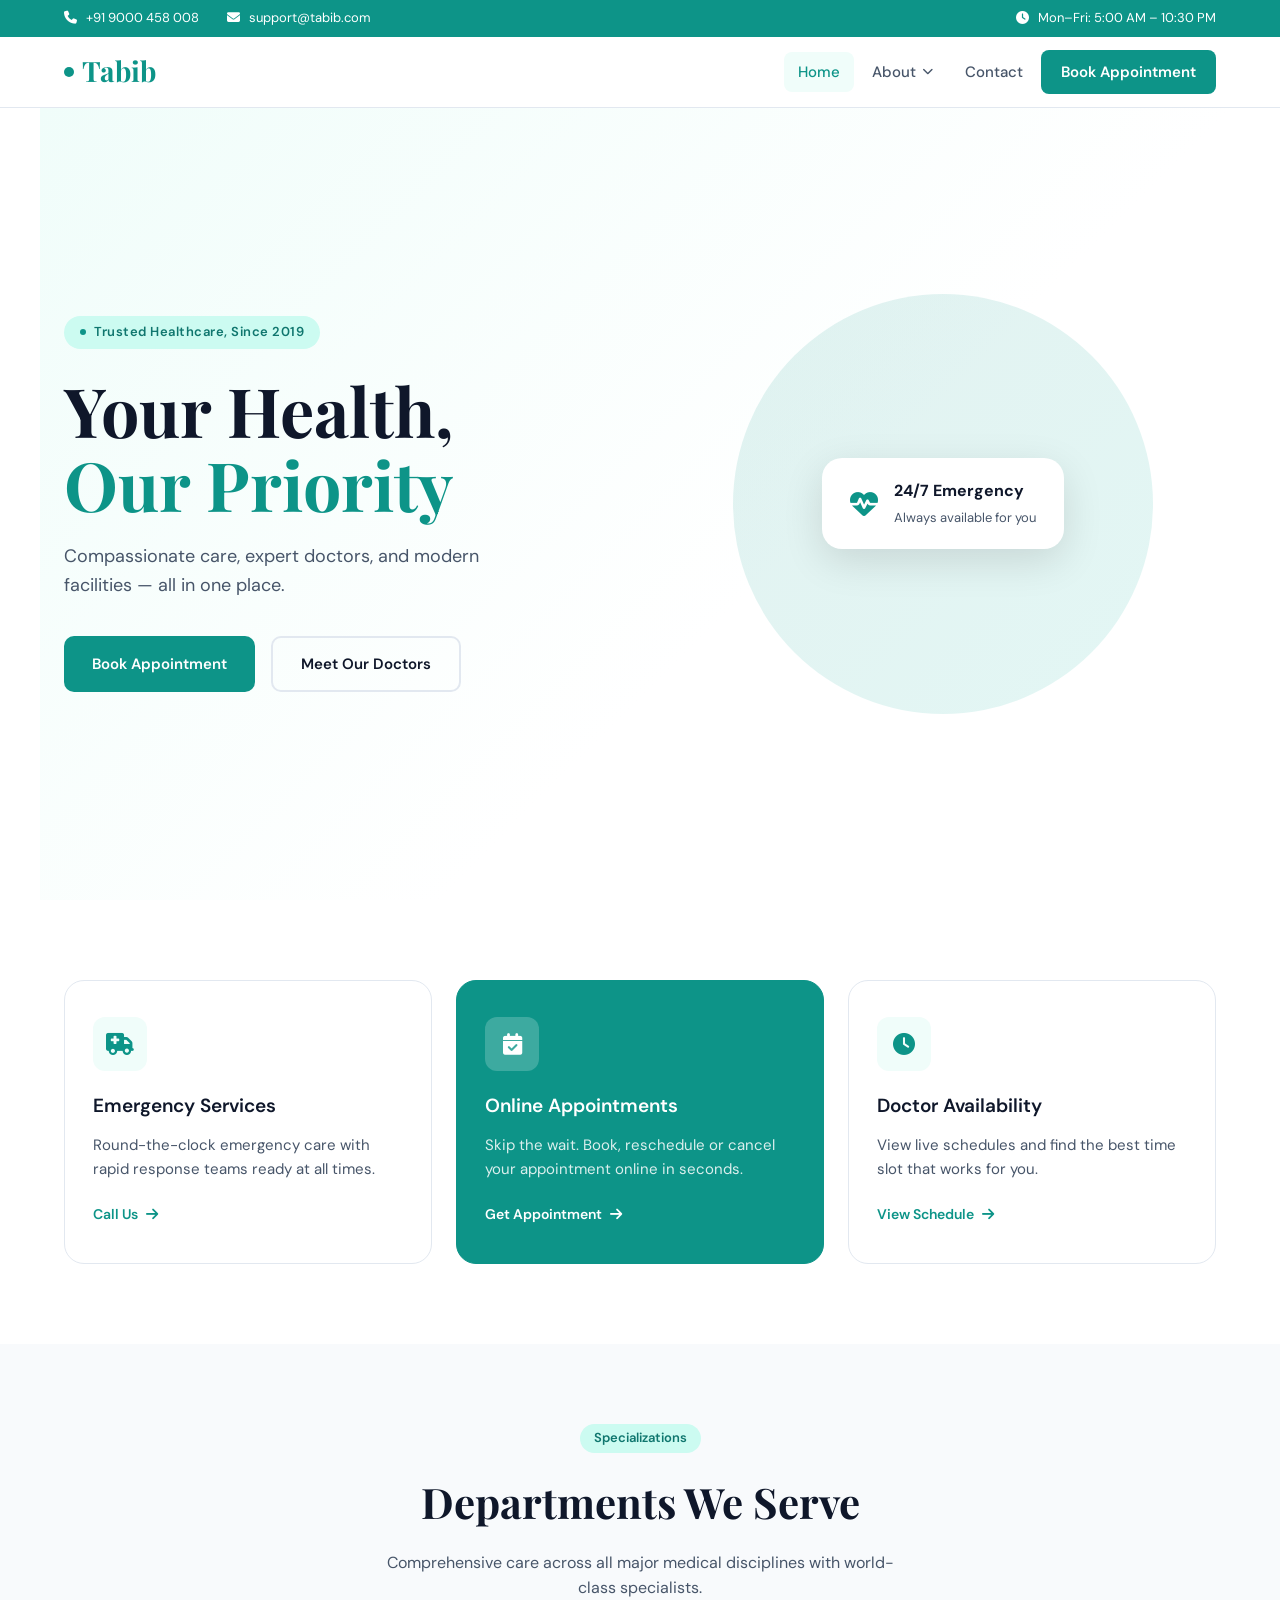
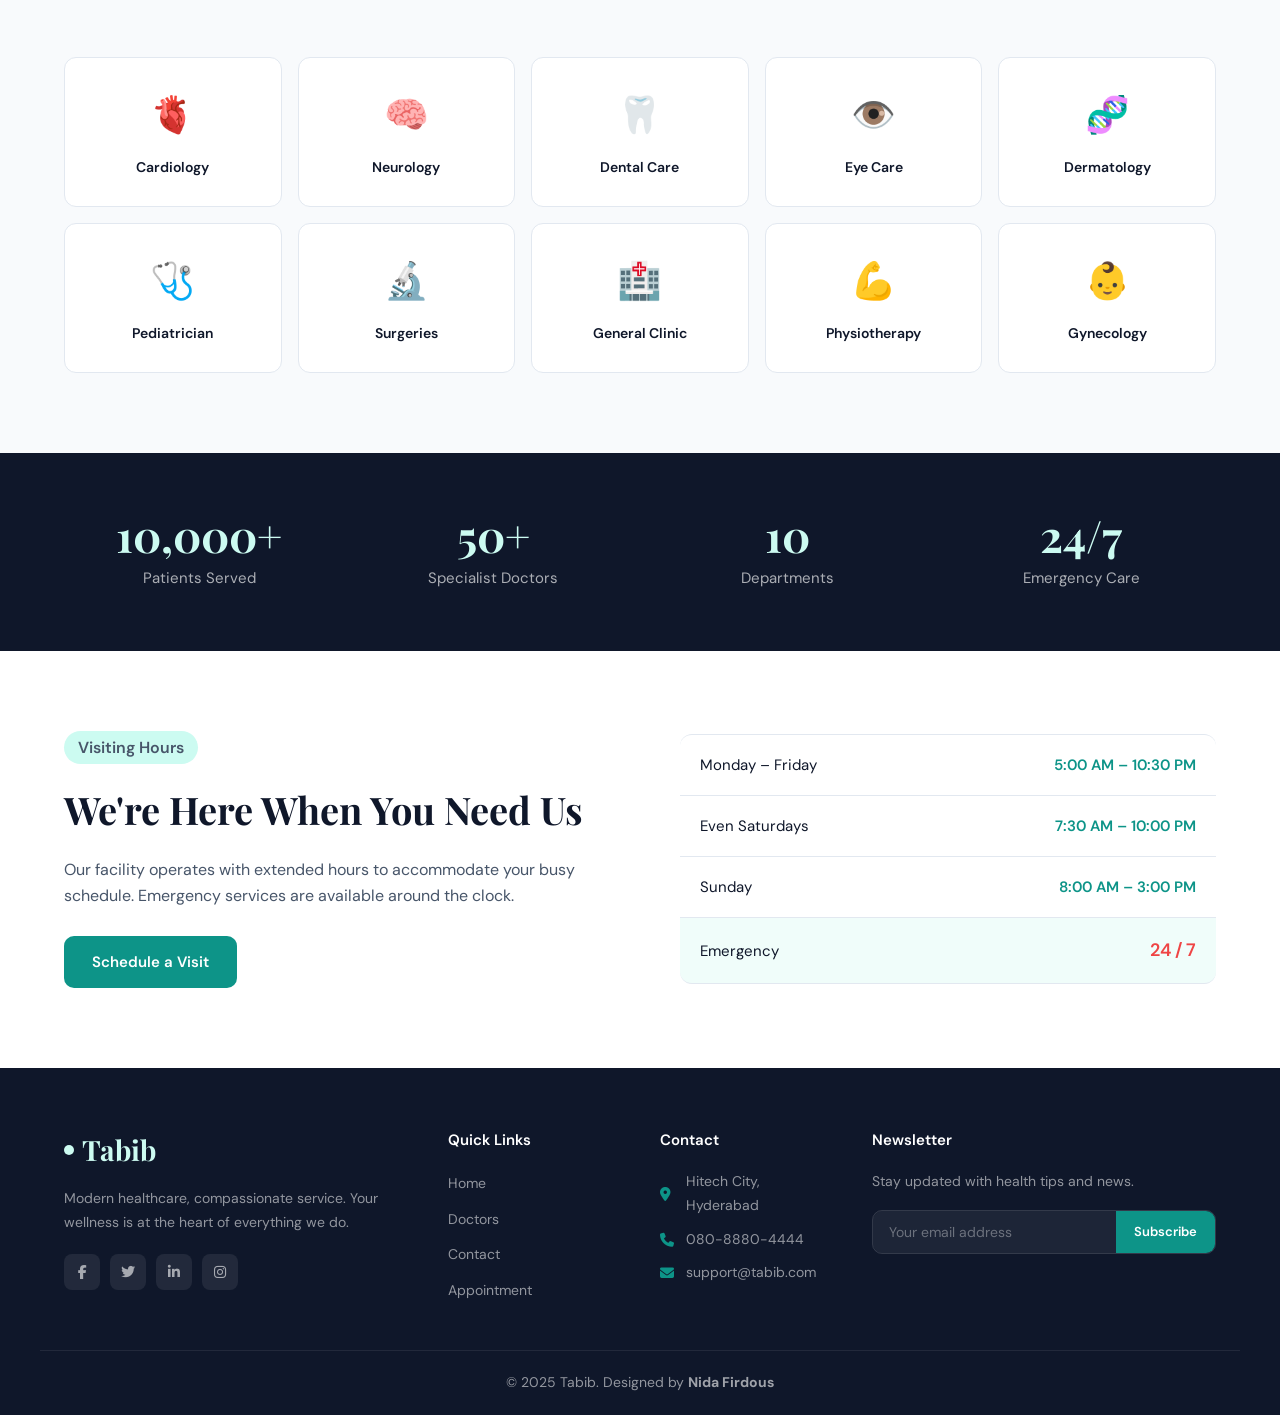
<file: index.html>
<!DOCTYPE html>
<html lang="en">
<head>
  <meta charset="UTF-8">
  <meta name="viewport" content="width=device-width, initial-scale=1.0">
  <title>Tabib — Modern Healthcare</title>
  <link rel="preconnect" href="https://fonts.googleapis.com">
  <link href="https://fonts.googleapis.com/css2?family=Playfair+Display:wght@400;700&family=DM+Sans:wght@300;400;500;600&display=swap" rel="stylesheet">
  <link rel="stylesheet" href="https://cdnjs.cloudflare.com/ajax/libs/font-awesome/6.5.0/css/all.min.css">
  <link rel="stylesheet" href="style.css">
</head>
<body>

  <!-- Top Bar -->
  <div class="topbar">
    <div class="topbar-inner">
      <span><i class="fa fa-phone"></i> +91 9000 458 008</span>
      <span><i class="fa fa-envelope"></i> support@tabib.com</span>
      <span class="topbar-right"><i class="fa fa-clock"></i> Mon–Fri: 5:00 AM – 10:30 PM</span>
    </div>
  </div>

  <!-- Navbar -->
  <nav class="navbar" id="navbar">
    <div class="nav-container">
      <a href="index.html" class="nav-brand">
        <span class="brand-dot"></span>Tabib
      </a>
      <button class="nav-toggle" id="navToggle" aria-label="Toggle menu">
        <span></span><span></span><span></span>
      </button>
      <ul class="nav-menu" id="navMenu">
        <li><a href="index.html" class="active">Home</a></li>
        <li class="dropdown">
          <a href="#">About <i class="fa fa-chevron-down"></i></a>
          <ul class="dropdown-menu">
            <li><a href="doctors.html">Our Doctors</a></li>
          </ul>
        </li>
        <li><a href="contact.html">Contact</a></li>
        <li><a href="appointment.html" class="btn-nav">Book Appointment</a></li>
      </ul>
    </div>
  </nav>

  <!-- Hero -->
  <section class="hero">
    <div class="hero-content">
      <p class="hero-tag">Trusted Healthcare, Since 2019</p>
      <h1 class="hero-title">Your Health,<br><span>Our Priority</span></h1>
      <p class="hero-sub">Compassionate care, expert doctors, and modern facilities — all in one place.</p>
      <div class="hero-cta">
        <a href="appointment.html" class="btn-primary">Book Appointment</a>
        <a href="doctors.html" class="btn-ghost">Meet Our Doctors</a>
      </div>
    </div>
    <div class="hero-visual">
      <div class="hero-card floating">
        <i class="fa fa-heart-pulse"></i>
        <div>
          <strong>24/7 Emergency</strong>
          <span>Always available for you</span>
        </div>
      </div>
      <div class="hero-bg-circle"></div>
    </div>
  </section>

  <!-- Quick Info Cards -->
  <section class="quick-info">
    <div class="container grid-3">
      <div class="info-card">
        <div class="info-icon"><i class="fa fa-truck-medical"></i></div>
        <h3>Emergency Services</h3>
        <p>Round-the-clock emergency care with rapid response teams ready at all times.</p>
        <a href="contact.html" class="link-arrow">Call Us <i class="fa fa-arrow-right"></i></a>
      </div>
      <div class="info-card featured">
        <div class="info-icon"><i class="fa fa-calendar-check"></i></div>
        <h3>Online Appointments</h3>
        <p>Skip the wait. Book, reschedule or cancel your appointment online in seconds.</p>
        <a href="appointment.html" class="link-arrow">Get Appointment <i class="fa fa-arrow-right"></i></a>
      </div>
      <div class="info-card">
        <div class="info-icon"><i class="fa fa-clock"></i></div>
        <h3>Doctor Availability</h3>
        <p>View live schedules and find the best time slot that works for you.</p>
        <a href="doctors.html" class="link-arrow">View Schedule <i class="fa fa-arrow-right"></i></a>
      </div>
    </div>
  </section>

  <!-- Departments -->
  <section class="departments">
    <div class="container">
      <div class="section-header">
        <p class="section-tag">Specializations</p>
        <h2>Departments We Serve</h2>
        <p class="section-sub">Comprehensive care across all major medical disciplines with world-class specialists.</p>
      </div>
      <div class="dept-grid">
        <div class="dept-card"><div class="dept-icon">🫀</div><h4>Cardiology</h4></div>
        <div class="dept-card"><div class="dept-icon">🧠</div><h4>Neurology</h4></div>
        <div class="dept-card"><div class="dept-icon">🦷</div><h4>Dental Care</h4></div>
        <div class="dept-card"><div class="dept-icon">👁️</div><h4>Eye Care</h4></div>
        <div class="dept-card"><div class="dept-icon">🧬</div><h4>Dermatology</h4></div>
        <div class="dept-card"><div class="dept-icon">🩺</div><h4>Pediatrician</h4></div>
        <div class="dept-card"><div class="dept-icon">🔬</div><h4>Surgeries</h4></div>
        <div class="dept-card"><div class="dept-icon">🏥</div><h4>General Clinic</h4></div>
        <div class="dept-card"><div class="dept-icon">💪</div><h4>Physiotherapy</h4></div>
        <div class="dept-card"><div class="dept-icon">👶</div><h4>Gynecology</h4></div>
      </div>
    </div>
  </section>

  <!-- Stats Strip -->
  <section class="stats">
    <div class="container grid-4">
      <div class="stat-item"><strong>10,000+</strong><span>Patients Served</span></div>
      <div class="stat-item"><strong>50+</strong><span>Specialist Doctors</span></div>
      <div class="stat-item"><strong>10</strong><span>Departments</span></div>
      <div class="stat-item"><strong>24/7</strong><span>Emergency Care</span></div>
    </div>
  </section>

  <!-- Hours Section -->
  <section class="hours-section">
    <div class="container hours-grid">
      <div class="hours-text">
        <p class="section-tag">Visiting Hours</p>
        <h2>We're Here When You Need Us</h2>
        <p>Our facility operates with extended hours to accommodate your busy schedule. Emergency services are available around the clock.</p>
        <a href="appointment.html" class="btn-primary">Schedule a Visit</a>
      </div>
      <div class="hours-table">
        <div class="hours-row">
          <span>Monday – Friday</span>
          <span class="hours-time">5:00 AM – 10:30 PM</span>
        </div>
        <div class="hours-row">
          <span>Even Saturdays</span>
          <span class="hours-time">7:30 AM – 10:00 PM</span>
        </div>
        <div class="hours-row">
          <span>Sunday</span>
          <span class="hours-time">8:00 AM – 3:00 PM</span>
        </div>
        <div class="hours-row emergency">
          <span>Emergency</span>
          <span class="hours-time">24 / 7</span>
        </div>
      </div>
    </div>
  </section>

  <!-- Footer -->
  <footer class="footer">
    <div class="container footer-grid">
      <div class="footer-brand">
        <a href="index.html" class="nav-brand"><span class="brand-dot"></span>Tabib</a>
        <p>Modern healthcare, compassionate service. Your wellness is at the heart of everything we do.</p>
        <div class="social-icons">
          <a href="#"><i class="fab fa-facebook-f"></i></a>
          <a href="#"><i class="fab fa-twitter"></i></a>
          <a href="#"><i class="fab fa-linkedin-in"></i></a>
          <a href="#"><i class="fab fa-instagram"></i></a>
        </div>
      </div>
      <div class="footer-links">
        <h5>Quick Links</h5>
        <ul>
          <li><a href="index.html">Home</a></li>
          <li><a href="doctors.html">Doctors</a></li>
          <li><a href="contact.html">Contact</a></li>
          <li><a href="appointment.html">Appointment</a></li>
        </ul>
      </div>
      <div class="footer-contact">
        <h5>Contact</h5>
        <p><i class="fa fa-location-dot"></i> Hitech City, Hyderabad</p>
        <p><i class="fa fa-phone"></i> 080-8880-4444</p>
        <p><i class="fa fa-envelope"></i> support@tabib.com</p>
      </div>
      <div class="footer-newsletter">
        <h5>Newsletter</h5>
        <p>Stay updated with health tips and news.</p>
        <div class="newsletter-form">
          <input type="email" placeholder="Your email address">
          <button>Subscribe</button>
        </div>
      </div>
    </div>
    <div class="footer-bottom">
      <p>&copy; 2025 Tabib. Designed by <strong>Nida Firdous</strong></p>
    </div>
  </footer>

  <script src="main.js"></script>
</body>
</html>
</file>
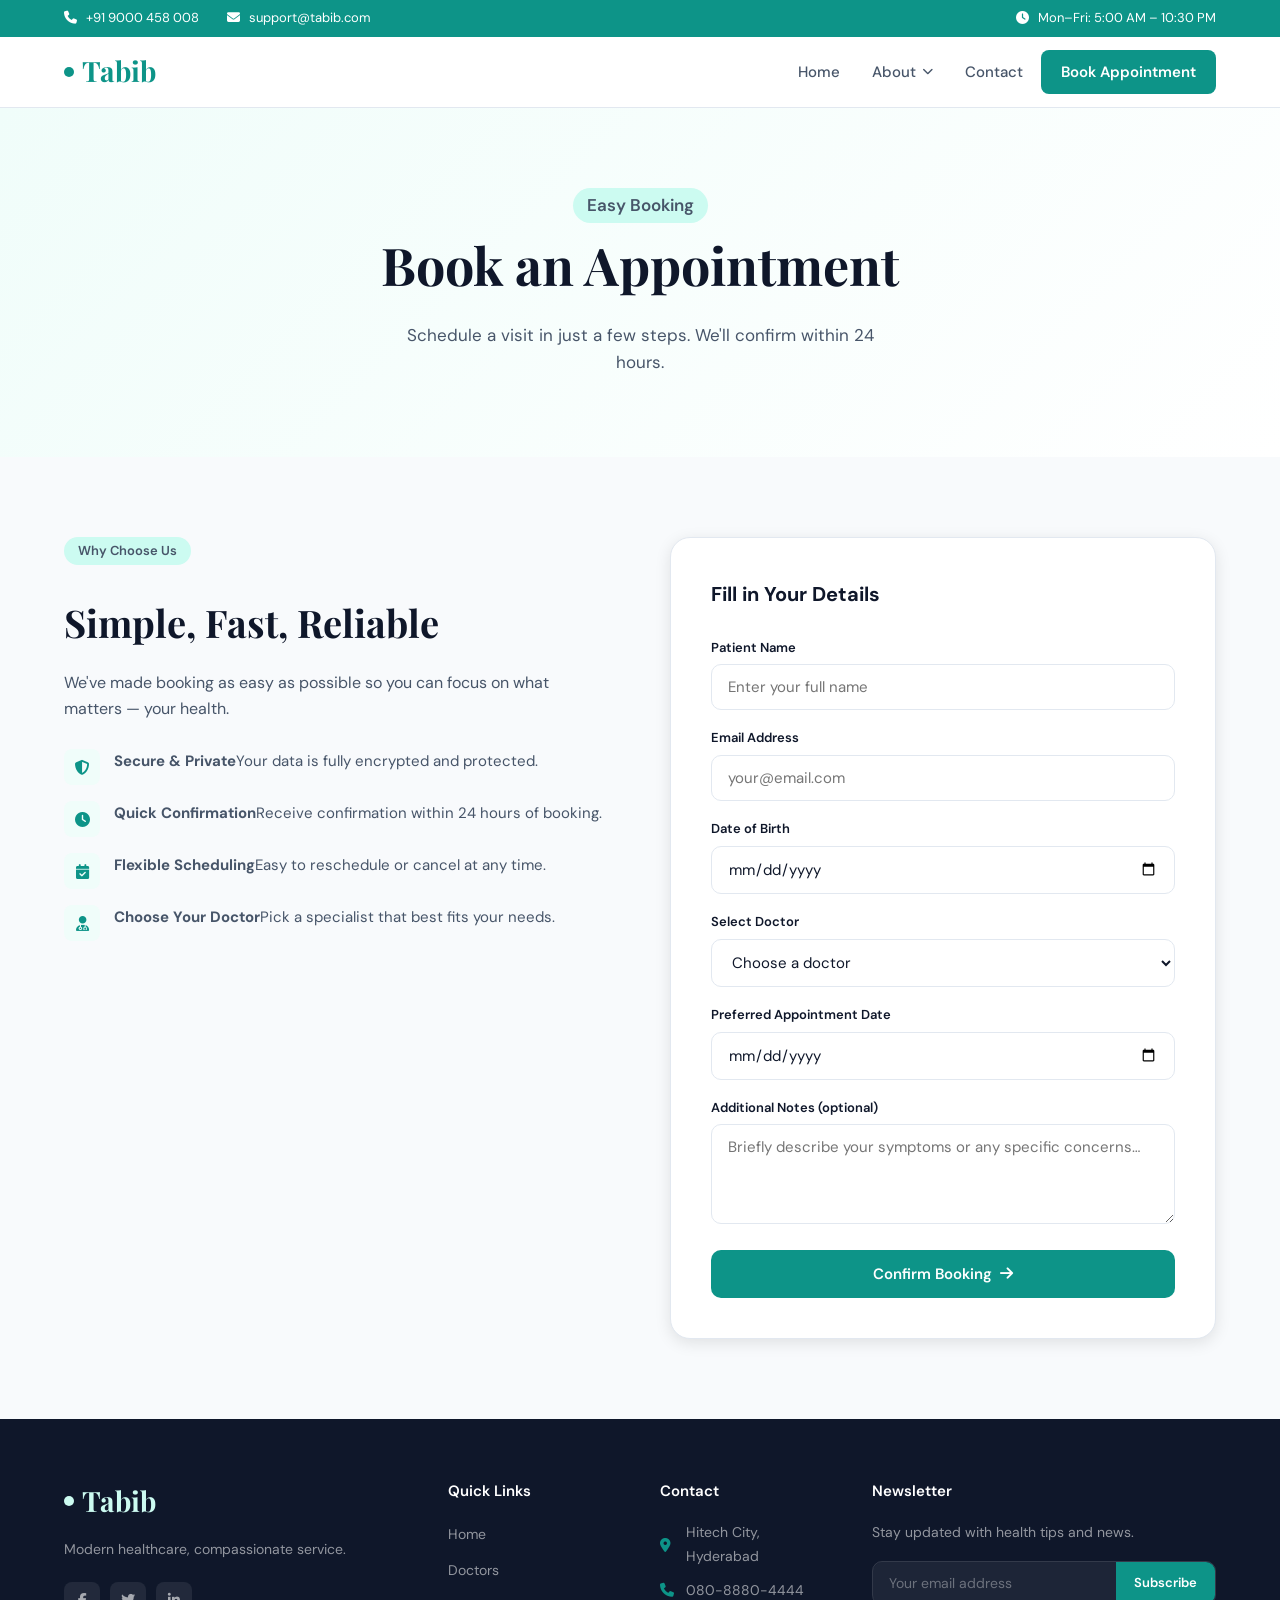
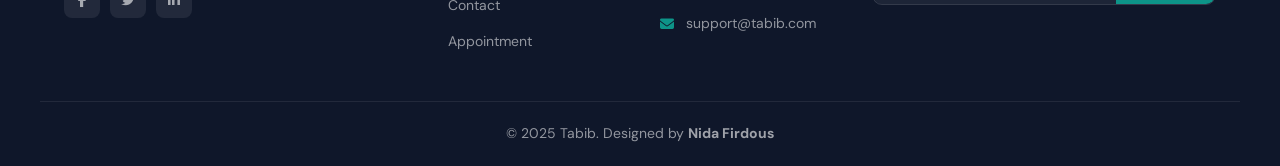
<file: appointment.html>
<!DOCTYPE html>
<html lang="en">
<head>
  <meta charset="UTF-8">
  <meta name="viewport" content="width=device-width, initial-scale=1.0">
  <title>Book Appointment — Tabib</title>
  <link rel="preconnect" href="https://fonts.googleapis.com">
  <link href="https://fonts.googleapis.com/css2?family=Playfair+Display:wght@400;700&family=DM+Sans:wght@300;400;500;600&display=swap" rel="stylesheet">
  <link rel="stylesheet" href="https://cdnjs.cloudflare.com/ajax/libs/font-awesome/6.5.0/css/all.min.css">
  <link rel="stylesheet" href="style.css">
</head>
<body>
  <div class="topbar">
    <div class="topbar-inner">
      <span><i class="fa fa-phone"></i> +91 9000 458 008</span>
      <span><i class="fa fa-envelope"></i> support@tabib.com</span>
      <span class="topbar-right"><i class="fa fa-clock"></i> Mon–Fri: 5:00 AM – 10:30 PM</span>
    </div>
  </div>

  <nav class="navbar" id="navbar">
    <div class="nav-container">
      <a href="index.html" class="nav-brand"><span class="brand-dot"></span>Tabib</a>
      <button class="nav-toggle" id="navToggle"><span></span><span></span><span></span></button>
      <ul class="nav-menu" id="navMenu">
        <li><a href="index.html">Home</a></li>
        <li class="dropdown">
          <a href="#">About <i class="fa fa-chevron-down"></i></a>
          <ul class="dropdown-menu"><li><a href="doctors.html">Our Doctors</a></li></ul>
        </li>
        <li><a href="contact.html">Contact</a></li>
        <li><a href="appointment.html" class="btn-nav active">Book Appointment</a></li>
      </ul>
    </div>
  </nav>

  <section class="page-hero">
    <p class="section-tag">Easy Booking</p>
    <h1>Book an Appointment</h1>
    <p>Schedule a visit in just a few steps. We'll confirm within 24 hours.</p>
  </section>

  <section class="appointment-section">
    <div class="container appointment-grid">
      <div class="appointment-info">
        <p class="section-tag">Why Choose Us</p>
        <h2>Simple, Fast, Reliable</h2>
        <p>We've made booking as easy as possible so you can focus on what matters — your health.</p>
        <ul class="info-list">
          <li>
            <i class="fa fa-shield-halved"></i>
            <div><strong>Secure & Private</strong><span>Your data is fully encrypted and protected.</span></div>
          </li>
          <li>
            <i class="fa fa-clock"></i>
            <div><strong>Quick Confirmation</strong><span>Receive confirmation within 24 hours of booking.</span></div>
          </li>
          <li>
            <i class="fa fa-calendar-check"></i>
            <div><strong>Flexible Scheduling</strong><span>Easy to reschedule or cancel at any time.</span></div>
          </li>
          <li>
            <i class="fa fa-user-doctor"></i>
            <div><strong>Choose Your Doctor</strong><span>Pick a specialist that best fits your needs.</span></div>
          </li>
        </ul>
      </div>

      <div class="form-card">
        <h3>Fill in Your Details</h3>
        <div class="form-group">
          <label for="patient-name">Patient Name</label>
          <input type="text" id="patient-name" class="form-control" placeholder="Enter your full name" required>
        </div>
        <div class="form-group">
          <label for="patient-email">Email Address</label>
          <input type="email" id="patient-email" class="form-control" placeholder="your@email.com" required>
        </div>
        <div class="form-group">
          <label for="patient-dob">Date of Birth</label>
          <input type="date" id="patient-dob" class="form-control" required>
        </div>
        <div class="form-group">
          <label for="doctor-select">Select Doctor</label>
          <select id="doctor-select" class="form-control">
            <option value="">Choose a doctor</option>
            <option value="benson">Dr. Benson — Cardiology</option>
            <option value="larissa">Dr. Larissa — Dentistry</option>
            <option value="rohan">Dr. Rohan — Cardiology</option>
            <option value="kumar">Dr. Kumar — Surgery</option>
            <option value="harika">Dr. Harika — Surgery</option>
            <option value="rahul">Dr. Rahul — Neurology</option>
            <option value="kanika">Dr. Kanika — Neurology</option>
          </select>
        </div>
        <div class="form-group">
          <label for="appt-date">Preferred Appointment Date</label>
          <input type="date" id="appt-date" class="form-control" required>
        </div>
        <div class="form-group">
          <label for="message">Additional Notes (optional)</label>
          <textarea id="message" class="form-control" placeholder="Briefly describe your symptoms or any specific concerns…"></textarea>
        </div>
        <button class="btn-primary" style="width:100%;justify-content:center;" onclick="handleSubmit(event)">
          Confirm Booking <i class="fa fa-arrow-right"></i>
        </button>
        <p id="form-success" style="display:none;color:#0d9488;text-align:center;margin-top:16px;font-weight:600;">
          ✓ Appointment request submitted! We'll be in touch shortly.
        </p>
      </div>
    </div>
  </section>

  <footer class="footer">
    <div class="container footer-grid">
      <div class="footer-brand">
        <a href="index.html" class="nav-brand"><span class="brand-dot"></span>Tabib</a>
        <p>Modern healthcare, compassionate service.</p>
        <div class="social-icons">
          <a href="#"><i class="fab fa-facebook-f"></i></a>
          <a href="#"><i class="fab fa-twitter"></i></a>
          <a href="#"><i class="fab fa-linkedin-in"></i></a>
        </div>
      </div>
      <div class="footer-links">
        <h5>Quick Links</h5>
        <ul>
          <li><a href="index.html">Home</a></li>
          <li><a href="doctors.html">Doctors</a></li>
          <li><a href="contact.html">Contact</a></li>
          <li><a href="appointment.html">Appointment</a></li>
        </ul>
      </div>
      <div class="footer-contact">
        <h5>Contact</h5>
        <p><i class="fa fa-location-dot"></i> Hitech City, Hyderabad</p>
        <p><i class="fa fa-phone"></i> 080-8880-4444</p>
        <p><i class="fa fa-envelope"></i> support@tabib.com</p>
      </div>
      <div class="footer-newsletter">
        <h5>Newsletter</h5>
        <p>Stay updated with health tips and news.</p>
        <div class="newsletter-form">
          <input type="email" placeholder="Your email address">
          <button>Subscribe</button>
        </div>
      </div>
    </div>
    <div class="footer-bottom"><p>&copy; 2025 Tabib. Designed by <strong>Nida Firdous</strong></p></div>
  </footer>

  <script src="main.js"></script>
  <script>
    function handleSubmit(e) {
      e.preventDefault();
      document.getElementById('form-success').style.display = 'block';
    }
  </script>
</body>
</html>
</file>
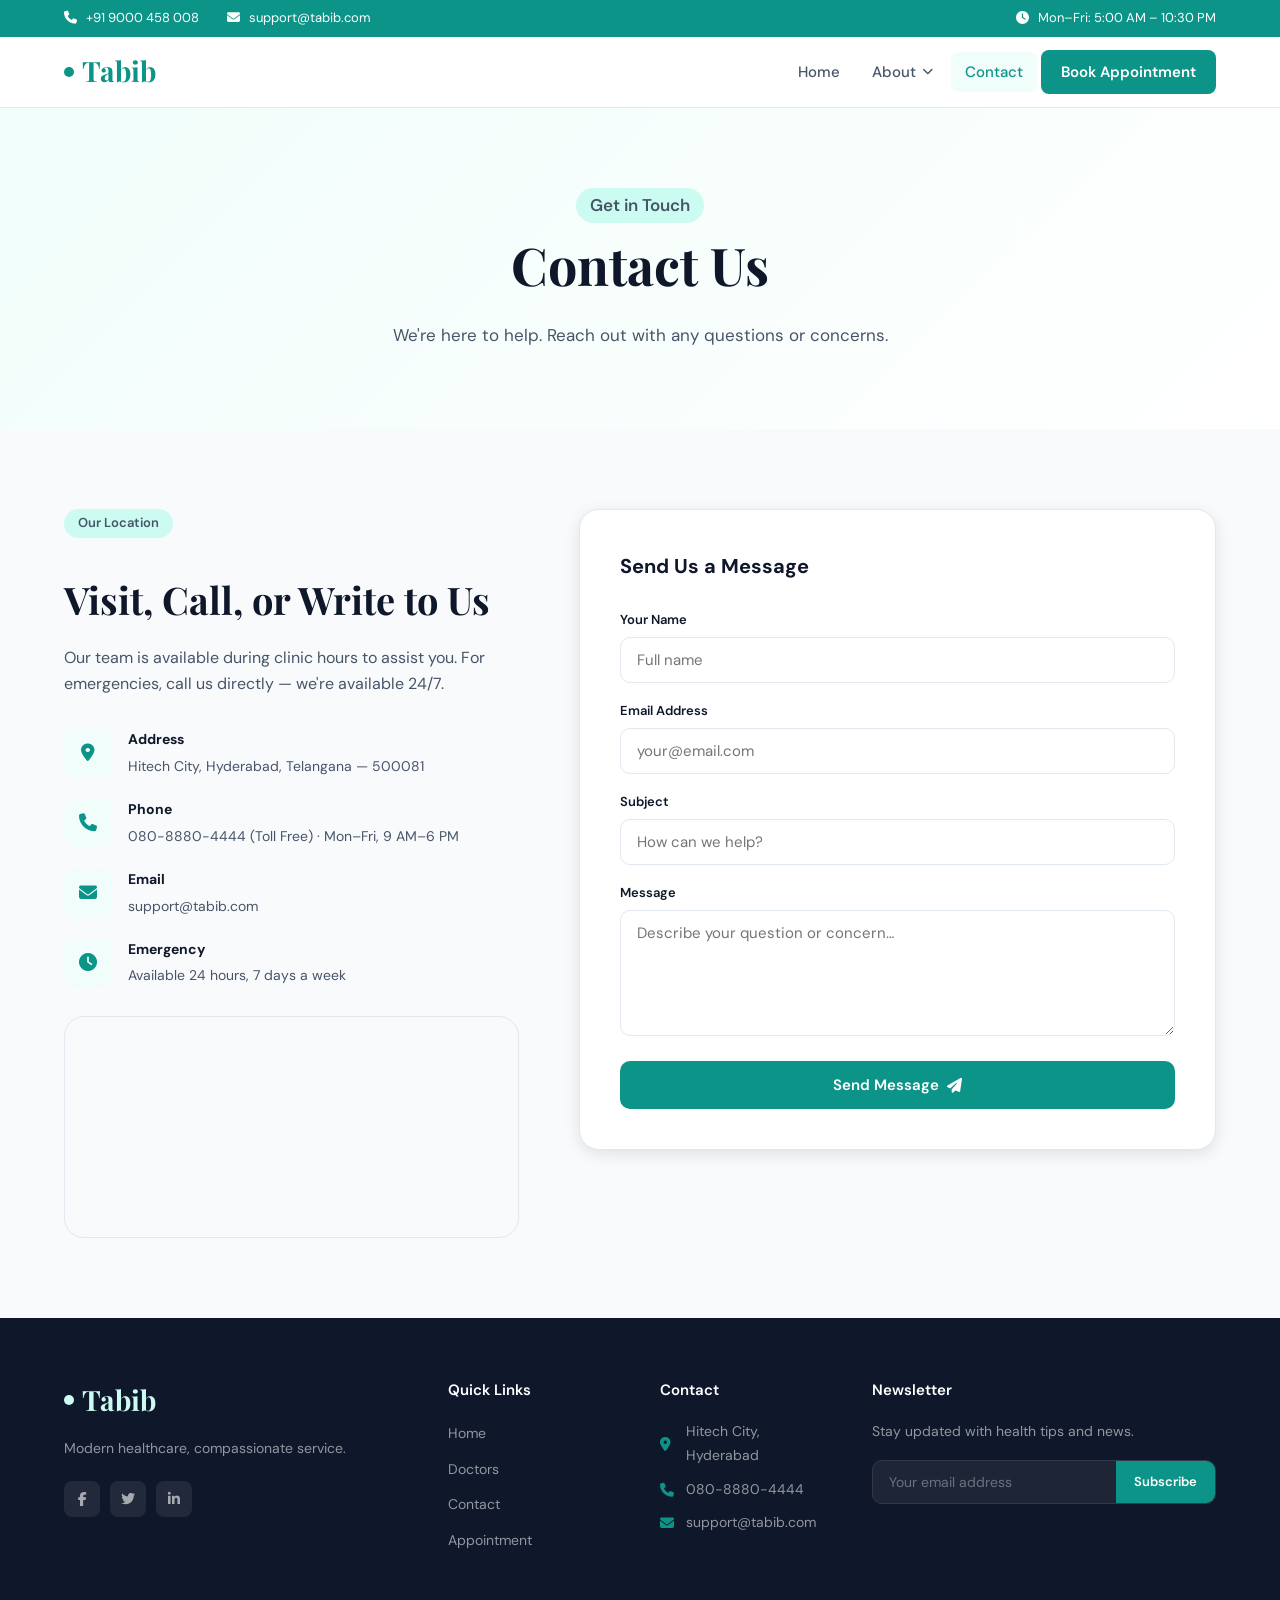
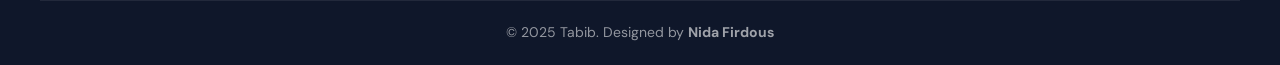
<file: contact.html>
<!DOCTYPE html>
<html lang="en">
<head>
  <meta charset="UTF-8">
  <meta name="viewport" content="width=device-width, initial-scale=1.0">
  <title>Contact — Tabib</title>
  <link rel="preconnect" href="https://fonts.googleapis.com">
  <link href="https://fonts.googleapis.com/css2?family=Playfair+Display:wght@400;700&family=DM+Sans:wght@300;400;500;600&display=swap" rel="stylesheet">
  <link rel="stylesheet" href="https://cdnjs.cloudflare.com/ajax/libs/font-awesome/6.5.0/css/all.min.css">
  <link rel="stylesheet" href="style.css">
</head>
<body>
  <div class="topbar">
    <div class="topbar-inner">
      <span><i class="fa fa-phone"></i> +91 9000 458 008</span>
      <span><i class="fa fa-envelope"></i> support@tabib.com</span>
      <span class="topbar-right"><i class="fa fa-clock"></i> Mon–Fri: 5:00 AM – 10:30 PM</span>
    </div>
  </div>

  <nav class="navbar" id="navbar">
    <div class="nav-container">
      <a href="index.html" class="nav-brand"><span class="brand-dot"></span>Tabib</a>
      <button class="nav-toggle" id="navToggle"><span></span><span></span><span></span></button>
      <ul class="nav-menu" id="navMenu">
        <li><a href="index.html">Home</a></li>
        <li class="dropdown">
          <a href="#">About <i class="fa fa-chevron-down"></i></a>
          <ul class="dropdown-menu"><li><a href="doctors.html">Our Doctors</a></li></ul>
        </li>
        <li><a href="contact.html" class="active">Contact</a></li>
        <li><a href="appointment.html" class="btn-nav">Book Appointment</a></li>
      </ul>
    </div>
  </nav>

  <section class="page-hero">
    <p class="section-tag">Get in Touch</p>
    <h1>Contact Us</h1>
    <p>We're here to help. Reach out with any questions or concerns.</p>
  </section>

  <section class="contact-section">
    <div class="container contact-grid">
      <div class="contact-info">
        <p class="section-tag">Our Location</p>
        <h2>Visit, Call, or Write to Us</h2>
        <p>Our team is available during clinic hours to assist you. For emergencies, call us directly — we're available 24/7.</p>

        <div class="contact-details">
          <div class="contact-detail">
            <div class="contact-detail-icon"><i class="fa fa-location-dot"></i></div>
            <div>
              <strong>Address</strong>
              <span>Hitech City, Hyderabad, Telangana — 500081</span>
            </div>
          </div>
          <div class="contact-detail">
            <div class="contact-detail-icon"><i class="fa fa-phone"></i></div>
            <div>
              <strong>Phone</strong>
              <span>080-8880-4444 (Toll Free) · Mon–Fri, 9 AM–6 PM</span>
            </div>
          </div>
          <div class="contact-detail">
            <div class="contact-detail-icon"><i class="fa fa-envelope"></i></div>
            <div>
              <strong>Email</strong>
              <span>support@tabib.com</span>
            </div>
          </div>
          <div class="contact-detail">
            <div class="contact-detail-icon"><i class="fa fa-clock"></i></div>
            <div>
              <strong>Emergency</strong>
              <span>Available 24 hours, 7 days a week</span>
            </div>
          </div>
        </div>

        <div class="map-embed">
          <iframe
            src="https://www.google.com/maps/embed?pb=!1m18!1m12!1m3!1d15224.999272541627!2d78.36776457868982!3d17.447753158677997!2m3!1f0!2f0!3f0!3m2!1i1024!2i768!4f13.1!3m3!1m2!1s0x3bcb93dc8c5d69df%3A0x19688beb557fa0ee!2sHITEC+City%2C+Hyderabad%2C+Telangana+500081!5e0!3m2!1sen!2sin!4v1556428724501!5m2!1sen!2sin"
            width="100%" height="220" allowfullscreen loading="lazy">
          </iframe>
        </div>
      </div>

      <div class="form-card">
        <h3>Send Us a Message</h3>
        <div class="form-group">
          <label for="c-name">Your Name</label>
          <input type="text" id="c-name" class="form-control" placeholder="Full name" required>
        </div>
        <div class="form-group">
          <label for="c-email">Email Address</label>
          <input type="email" id="c-email" class="form-control" placeholder="your@email.com" required>
        </div>
        <div class="form-group">
          <label for="c-subject">Subject</label>
          <input type="text" id="c-subject" class="form-control" placeholder="How can we help?" required>
        </div>
        <div class="form-group">
          <label for="c-message">Message</label>
          <textarea id="c-message" class="form-control" rows="5" placeholder="Describe your question or concern…" required></textarea>
        </div>
        <button class="btn-primary" style="width:100%;justify-content:center;" onclick="handleContact(event)">
          Send Message <i class="fa fa-paper-plane"></i>
        </button>
        <p id="contact-success" style="display:none;color:#0d9488;text-align:center;margin-top:16px;font-weight:600;">
          ✓ Message sent! We'll get back to you within 24 hours.
        </p>
      </div>
    </div>
  </section>

  <footer class="footer">
    <div class="container footer-grid">
      <div class="footer-brand">
        <a href="index.html" class="nav-brand"><span class="brand-dot"></span>Tabib</a>
        <p>Modern healthcare, compassionate service.</p>
        <div class="social-icons">
          <a href="#"><i class="fab fa-facebook-f"></i></a>
          <a href="#"><i class="fab fa-twitter"></i></a>
          <a href="#"><i class="fab fa-linkedin-in"></i></a>
        </div>
      </div>
      <div class="footer-links">
        <h5>Quick Links</h5>
        <ul>
          <li><a href="index.html">Home</a></li>
          <li><a href="doctors.html">Doctors</a></li>
          <li><a href="contact.html">Contact</a></li>
          <li><a href="appointment.html">Appointment</a></li>
        </ul>
      </div>
      <div class="footer-contact">
        <h5>Contact</h5>
        <p><i class="fa fa-location-dot"></i> Hitech City, Hyderabad</p>
        <p><i class="fa fa-phone"></i> 080-8880-4444</p>
        <p><i class="fa fa-envelope"></i> support@tabib.com</p>
      </div>
      <div class="footer-newsletter">
        <h5>Newsletter</h5>
        <p>Stay updated with health tips and news.</p>
        <div class="newsletter-form">
          <input type="email" placeholder="Your email address">
          <button>Subscribe</button>
        </div>
      </div>
    </div>
    <div class="footer-bottom"><p>&copy; 2025 Tabib. Designed by <strong>Nida Firdous</strong></p></div>
  </footer>

  <script src="main.js"></script>
  <script>
    function handleContact(e) {
      e.preventDefault();
      document.getElementById('contact-success').style.display = 'block';
    }
  </script>
</body>
</html>
</file>
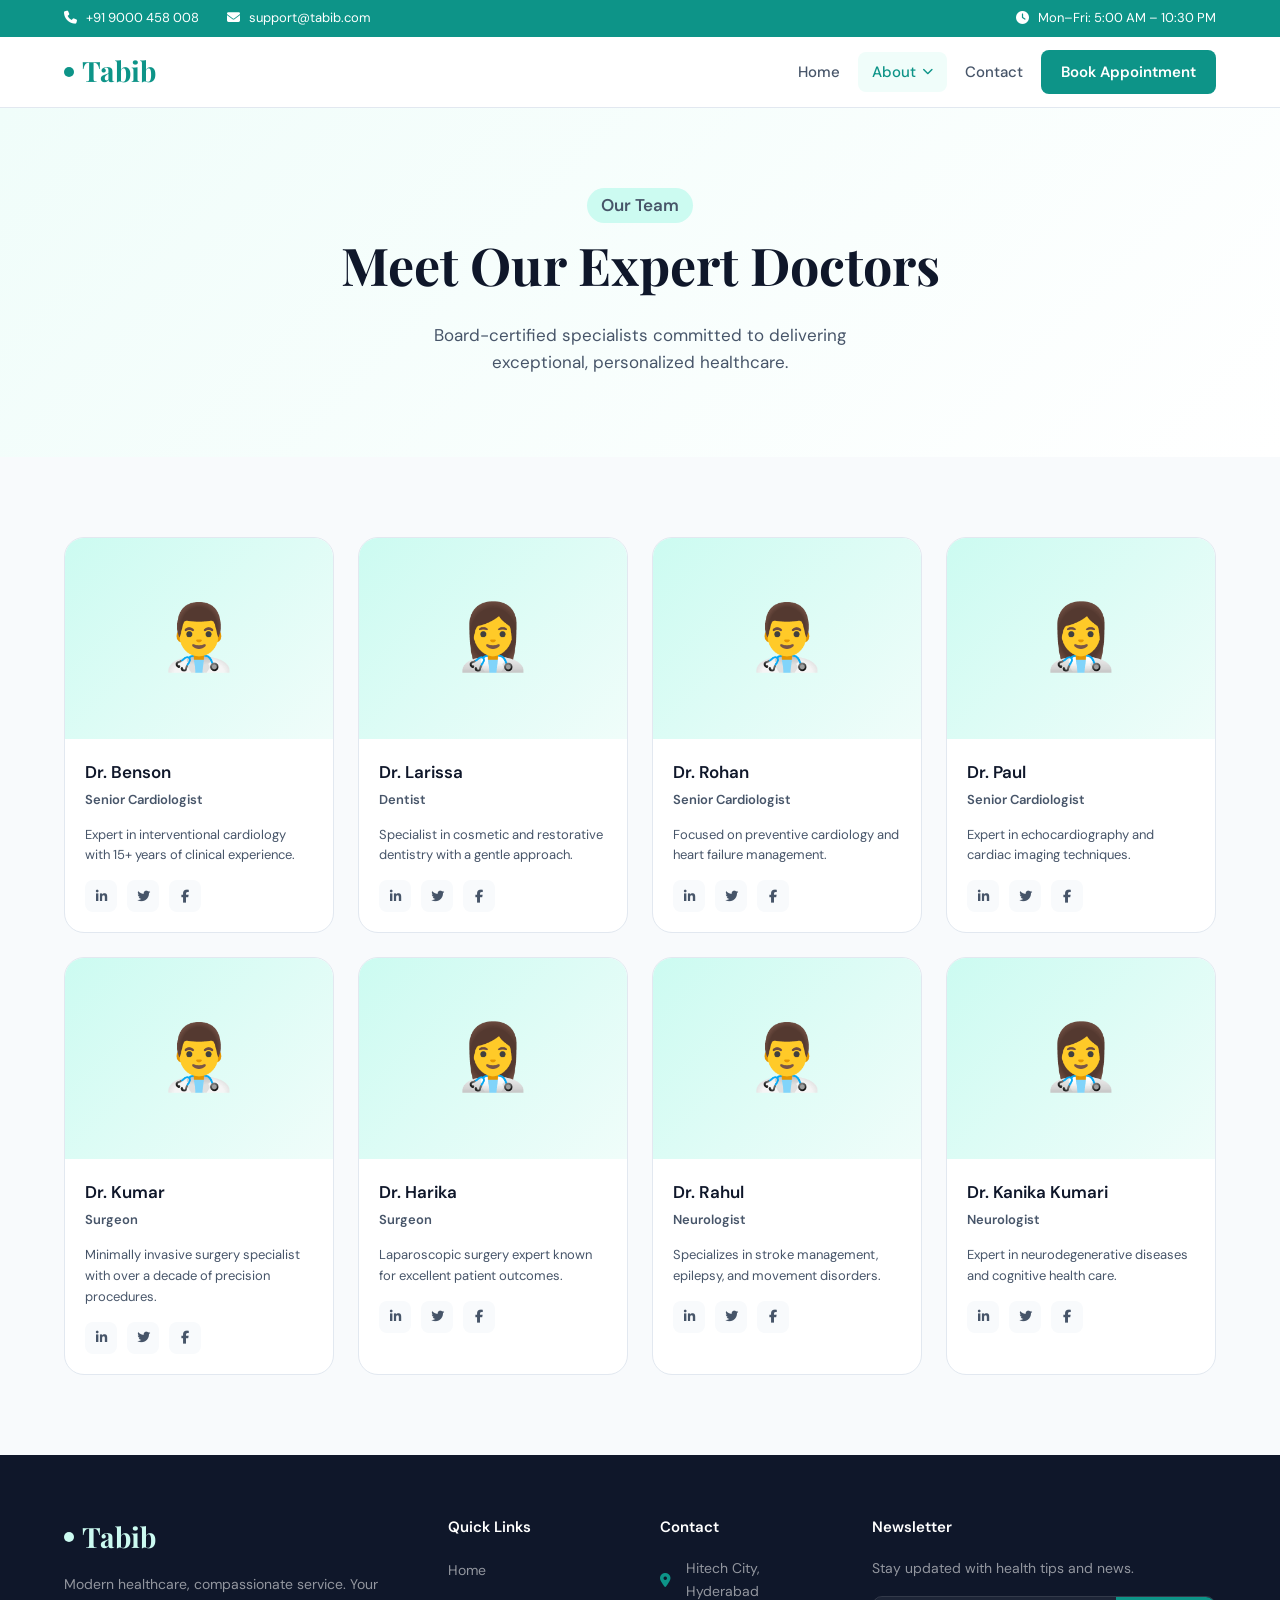
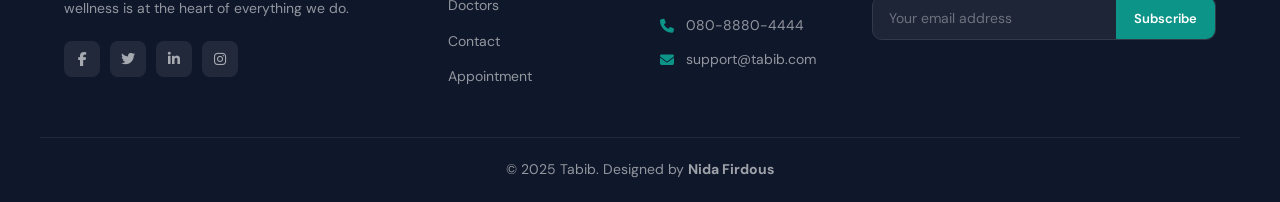
<file: doctors.html>
<!DOCTYPE html>
<html lang="en">
<head>
  <meta charset="UTF-8">
  <meta name="viewport" content="width=device-width, initial-scale=1.0">
  <title>Our Doctors — Tabib</title>
  <link rel="preconnect" href="https://fonts.googleapis.com">
  <link href="https://fonts.googleapis.com/css2?family=Playfair+Display:wght@400;700&family=DM+Sans:wght@300;400;500;600&display=swap" rel="stylesheet">
  <link rel="stylesheet" href="https://cdnjs.cloudflare.com/ajax/libs/font-awesome/6.5.0/css/all.min.css">
  <link rel="stylesheet" href="style.css">
</head>
<body>
  <div class="topbar">
    <div class="topbar-inner">
      <span><i class="fa fa-phone"></i> +91 9000 458 008</span>
      <span><i class="fa fa-envelope"></i> support@tabib.com</span>
      <span class="topbar-right"><i class="fa fa-clock"></i> Mon–Fri: 5:00 AM – 10:30 PM</span>
    </div>
  </div>

  <nav class="navbar" id="navbar">
    <div class="nav-container">
      <a href="index.html" class="nav-brand"><span class="brand-dot"></span>Tabib</a>
      <button class="nav-toggle" id="navToggle"><span></span><span></span><span></span></button>
      <ul class="nav-menu" id="navMenu">
        <li><a href="index.html">Home</a></li>
        <li class="dropdown">
          <a href="#" class="active">About <i class="fa fa-chevron-down"></i></a>
          <ul class="dropdown-menu">
            <li><a href="doctors.html">Our Doctors</a></li>
          </ul>
        </li>
        <li><a href="contact.html">Contact</a></li>
        <li><a href="appointment.html" class="btn-nav">Book Appointment</a></li>
      </ul>
    </div>
  </nav>

  <section class="page-hero">
    <p class="section-tag">Our Team</p>
    <h1>Meet Our Expert Doctors</h1>
    <p>Board-certified specialists committed to delivering exceptional, personalized healthcare.</p>
  </section>

  <section class="doctors-section">
    <div class="container">
      <div class="doctors-grid">
        <div class="doctor-card">
          <div class="doctor-img">👨‍⚕️</div>
          <div class="doctor-info">
            <h4>Dr. Benson</h4>
            <p class="doctor-specialty">Senior Cardiologist</p>
            <p>Expert in interventional cardiology with 15+ years of clinical experience.</p>
            <div class="doctor-social">
              <a href="#"><i class="fab fa-linkedin-in"></i></a>
              <a href="#"><i class="fab fa-twitter"></i></a>
              <a href="#"><i class="fab fa-facebook-f"></i></a>
            </div>
          </div>
        </div>
        <div class="doctor-card">
          <div class="doctor-img">👩‍⚕️</div>
          <div class="doctor-info">
            <h4>Dr. Larissa</h4>
            <p class="doctor-specialty">Dentist</p>
            <p>Specialist in cosmetic and restorative dentistry with a gentle approach.</p>
            <div class="doctor-social">
              <a href="#"><i class="fab fa-linkedin-in"></i></a>
              <a href="#"><i class="fab fa-twitter"></i></a>
              <a href="#"><i class="fab fa-facebook-f"></i></a>
            </div>
          </div>
        </div>
        <div class="doctor-card">
          <div class="doctor-img">👨‍⚕️</div>
          <div class="doctor-info">
            <h4>Dr. Rohan</h4>
            <p class="doctor-specialty">Senior Cardiologist</p>
            <p>Focused on preventive cardiology and heart failure management.</p>
            <div class="doctor-social">
              <a href="#"><i class="fab fa-linkedin-in"></i></a>
              <a href="#"><i class="fab fa-twitter"></i></a>
              <a href="#"><i class="fab fa-facebook-f"></i></a>
            </div>
          </div>
        </div>
        <div class="doctor-card">
          <div class="doctor-img">👩‍⚕️</div>
          <div class="doctor-info">
            <h4>Dr. Paul</h4>
            <p class="doctor-specialty">Senior Cardiologist</p>
            <p>Expert in echocardiography and cardiac imaging techniques.</p>
            <div class="doctor-social">
              <a href="#"><i class="fab fa-linkedin-in"></i></a>
              <a href="#"><i class="fab fa-twitter"></i></a>
              <a href="#"><i class="fab fa-facebook-f"></i></a>
            </div>
          </div>
        </div>
        <div class="doctor-card">
          <div class="doctor-img">👨‍⚕️</div>
          <div class="doctor-info">
            <h4>Dr. Kumar</h4>
            <p class="doctor-specialty">Surgeon</p>
            <p>Minimally invasive surgery specialist with over a decade of precision procedures.</p>
            <div class="doctor-social">
              <a href="#"><i class="fab fa-linkedin-in"></i></a>
              <a href="#"><i class="fab fa-twitter"></i></a>
              <a href="#"><i class="fab fa-facebook-f"></i></a>
            </div>
          </div>
        </div>
        <div class="doctor-card">
          <div class="doctor-img">👩‍⚕️</div>
          <div class="doctor-info">
            <h4>Dr. Harika</h4>
            <p class="doctor-specialty">Surgeon</p>
            <p>Laparoscopic surgery expert known for excellent patient outcomes.</p>
            <div class="doctor-social">
              <a href="#"><i class="fab fa-linkedin-in"></i></a>
              <a href="#"><i class="fab fa-twitter"></i></a>
              <a href="#"><i class="fab fa-facebook-f"></i></a>
            </div>
          </div>
        </div>
        <div class="doctor-card">
          <div class="doctor-img">👨‍⚕️</div>
          <div class="doctor-info">
            <h4>Dr. Rahul</h4>
            <p class="doctor-specialty">Neurologist</p>
            <p>Specializes in stroke management, epilepsy, and movement disorders.</p>
            <div class="doctor-social">
              <a href="#"><i class="fab fa-linkedin-in"></i></a>
              <a href="#"><i class="fab fa-twitter"></i></a>
              <a href="#"><i class="fab fa-facebook-f"></i></a>
            </div>
          </div>
        </div>
        <div class="doctor-card">
          <div class="doctor-img">👩‍⚕️</div>
          <div class="doctor-info">
            <h4>Dr. Kanika Kumari</h4>
            <p class="doctor-specialty">Neurologist</p>
            <p>Expert in neurodegenerative diseases and cognitive health care.</p>
            <div class="doctor-social">
              <a href="#"><i class="fab fa-linkedin-in"></i></a>
              <a href="#"><i class="fab fa-twitter"></i></a>
              <a href="#"><i class="fab fa-facebook-f"></i></a>
            </div>
          </div>
        </div>
      </div>
    </div>
  </section>

  <footer class="footer">
    <div class="container footer-grid">
      <div class="footer-brand">
        <a href="index.html" class="nav-brand"><span class="brand-dot"></span>Tabib</a>
        <p>Modern healthcare, compassionate service. Your wellness is at the heart of everything we do.</p>
        <div class="social-icons">
          <a href="#"><i class="fab fa-facebook-f"></i></a>
          <a href="#"><i class="fab fa-twitter"></i></a>
          <a href="#"><i class="fab fa-linkedin-in"></i></a>
          <a href="#"><i class="fab fa-instagram"></i></a>
        </div>
      </div>
      <div class="footer-links">
        <h5>Quick Links</h5>
        <ul>
          <li><a href="index.html">Home</a></li>
          <li><a href="doctors.html">Doctors</a></li>
          <li><a href="contact.html">Contact</a></li>
          <li><a href="appointment.html">Appointment</a></li>
        </ul>
      </div>
      <div class="footer-contact">
        <h5>Contact</h5>
        <p><i class="fa fa-location-dot"></i> Hitech City, Hyderabad</p>
        <p><i class="fa fa-phone"></i> 080-8880-4444</p>
        <p><i class="fa fa-envelope"></i> support@tabib.com</p>
      </div>
      <div class="footer-newsletter">
        <h5>Newsletter</h5>
        <p>Stay updated with health tips and news.</p>
        <div class="newsletter-form">
          <input type="email" placeholder="Your email address">
          <button>Subscribe</button>
        </div>
      </div>
    </div>
    <div class="footer-bottom">
      <p>&copy; 2025 Tabib. Designed by <strong>Nida Firdous</strong></p>
    </div>
  </footer>

  <script src="main.js"></script>
</body>
</html>
</file>
<file: style.css>
/* ===========================
   TABIB — Modern Healthcare CSS
   Portfolio Refresh 2025
   =========================== */

:root {
  --teal: #0d9488;
  --teal-dark: #0f766e;
  --teal-light: #ccfbf1;
  --teal-pale: #f0fdfa;
  --navy: #0f172a;
  --slate: #475569;
  --light: #f8fafc;
  --white: #ffffff;
  --border: #e2e8f0;
  --shadow-sm: 0 1px 3px rgba(0,0,0,0.08);
  --shadow-md: 0 4px 16px rgba(0,0,0,0.10);
  --shadow-lg: 0 12px 40px rgba(0,0,0,0.12);
  --radius: 12px;
  --radius-lg: 20px;
  --font-display: 'Playfair Display', Georgia, serif;
  --font-body: 'DM Sans', sans-serif;
  --transition: 0.3s cubic-bezier(0.4, 0, 0.2, 1);
}

* { margin: 0; padding: 0; box-sizing: border-box; }

html { scroll-behavior: smooth; }

body {
  font-family: var(--font-body);
  color: var(--navy);
  background: var(--white);
  line-height: 1.6;
  font-size: 16px;
}

a { text-decoration: none; color: inherit; }

img { max-width: 100%; display: block; }

.container { max-width: 1200px; margin: 0 auto; padding: 0 24px; }

.grid-3 { display: grid; grid-template-columns: repeat(3, 1fr); gap: 24px; }
.grid-4 { display: grid; grid-template-columns: repeat(4, 1fr); gap: 24px; }

/* ===== TOP BAR ===== */
.topbar {
  background: var(--teal);
  color: white;
  font-size: 13px;
  padding: 8px 0;
}
.topbar-inner {
  max-width: 1200px;
  margin: 0 auto;
  padding: 0 24px;
  display: flex;
  gap: 28px;
  align-items: center;
}
.topbar i { margin-right: 6px; }
.topbar-right { margin-left: auto; }

/* ===== NAVBAR ===== */
.navbar {
  position: sticky;
  top: 0;
  background: rgba(255,255,255,0.95);
  backdrop-filter: blur(12px);
  -webkit-backdrop-filter: blur(12px);
  border-bottom: 1px solid var(--border);
  z-index: 1000;
  transition: box-shadow var(--transition);
}
.navbar.scrolled { box-shadow: var(--shadow-md); }

.nav-container {
  max-width: 1200px;
  margin: 0 auto;
  padding: 0 24px;
  display: flex;
  align-items: center;
  height: 70px;
  gap: 40px;
}

.nav-brand {
  font-family: var(--font-display);
  font-size: 28px;
  font-weight: 700;
  color: var(--teal);
  display: flex;
  align-items: center;
  gap: 8px;
  flex-shrink: 0;
}
.brand-dot {
  width: 10px; height: 10px;
  background: var(--teal);
  border-radius: 50%;
  display: inline-block;
}

.nav-menu {
  display: flex;
  list-style: none;
  align-items: center;
  gap: 4px;
  margin-left: auto;
}
.nav-menu li { position: relative; }
.nav-menu a {
  padding: 8px 14px;
  font-size: 15px;
  font-weight: 500;
  color: var(--slate);
  border-radius: 8px;
  transition: all var(--transition);
  display: flex;
  align-items: center;
  gap: 6px;
}
.nav-menu a:hover, .nav-menu a.active { color: var(--teal); background: var(--teal-pale); }
.nav-menu a i { font-size: 11px; }

.btn-nav {
  background: var(--teal) !important;
  color: white !important;
  padding: 10px 20px !important;
  border-radius: 8px !important;
  font-weight: 600 !important;
  transition: all var(--transition) !important;
}
.btn-nav:hover { background: var(--teal-dark) !important; transform: translateY(-1px); box-shadow: 0 4px 12px rgba(13,148,136,0.3) !important; }

/* Dropdown */
.dropdown:hover .dropdown-menu { opacity: 1; visibility: visible; transform: translateY(0); }
.dropdown-menu {
  position: absolute;
  top: calc(100% + 8px);
  left: 0;
  background: white;
  border-radius: var(--radius);
  box-shadow: var(--shadow-lg);
  border: 1px solid var(--border);
  padding: 8px;
  min-width: 180px;
  list-style: none;
  opacity: 0;
  visibility: hidden;
  transform: translateY(-8px);
  transition: all var(--transition);
}
.dropdown-menu li a {
  padding: 10px 14px;
  display: block;
  border-radius: 8px;
  font-size: 14px;
}

/* Mobile toggle */
.nav-toggle {
  display: none;
  flex-direction: column;
  gap: 5px;
  background: none;
  border: none;
  cursor: pointer;
  padding: 6px;
  margin-left: auto;
}
.nav-toggle span {
  width: 24px; height: 2px;
  background: var(--navy);
  border-radius: 2px;
  transition: all var(--transition);
  display: block;
}

/* ===== HERO ===== */
.hero {
  min-height: calc(100vh - 108px);
  background: linear-gradient(135deg, var(--teal-pale) 0%, white 60%);
  display: flex;
  align-items: center;
  padding: 80px 24px;
  max-width: 1200px;
  margin: 0 auto;
  gap: 60px;
}

.hero-content { flex: 1; }

.hero-tag {
  display: inline-flex;
  align-items: center;
  gap: 8px;
  background: var(--teal-light);
  color: var(--teal-dark);
  padding: 6px 16px;
  border-radius: 999px;
  font-size: 13px;
  font-weight: 600;
  letter-spacing: 0.5px;
  margin-bottom: 24px;
}
.hero-tag::before { content: ''; width: 6px; height: 6px; background: var(--teal); border-radius: 50%; }

.hero-title {
  font-family: var(--font-display);
  font-size: clamp(40px, 6vw, 68px);
  font-weight: 700;
  line-height: 1.1;
  color: var(--navy);
  margin-bottom: 20px;
}
.hero-title span { color: var(--teal); }

.hero-sub { font-size: 18px; color: var(--slate); max-width: 480px; margin-bottom: 36px; }

.hero-cta { display: flex; gap: 16px; flex-wrap: wrap; }

.btn-primary {
  background: var(--teal);
  color: white;
  padding: 14px 28px;
  border-radius: 10px;
  font-weight: 600;
  font-size: 15px;
  font-family: var(--font-body);
  transition: all var(--transition);
  display: inline-flex;
  align-items: center;
  gap: 8px;
  border: none;
  cursor: pointer;
}
.btn-primary:hover { background: var(--teal-dark); transform: translateY(-2px); box-shadow: 0 8px 24px rgba(13,148,136,0.35); }

.btn-ghost {
  border: 2px solid var(--border);
  color: var(--navy);
  padding: 14px 28px;
  border-radius: 10px;
  font-weight: 600;
  font-size: 15px;
  transition: all var(--transition);
  display: inline-flex;
  align-items: center;
  gap: 8px;
}
.btn-ghost:hover { border-color: var(--teal); color: var(--teal); background: var(--teal-pale); }

.hero-visual {
  flex: 1;
  display: flex;
  align-items: center;
  justify-content: center;
  position: relative;
}

.hero-bg-circle {
  width: 420px; height: 420px;
  background: linear-gradient(135deg, var(--teal) 0%, #14b8a6 100%);
  border-radius: 50%;
  opacity: 0.12;
  position: absolute;
}

.hero-card {
  background: white;
  border-radius: var(--radius-lg);
  padding: 20px 28px;
  box-shadow: var(--shadow-lg);
  display: flex;
  align-items: center;
  gap: 16px;
  position: relative;
  z-index: 1;
}
.hero-card i { font-size: 28px; color: var(--teal); }
.hero-card strong { display: block; font-size: 16px; color: var(--navy); }
.hero-card span { font-size: 13px; color: var(--slate); }

.floating { animation: float 3s ease-in-out infinite; }
@keyframes float {
  0%, 100% { transform: translateY(0); }
  50% { transform: translateY(-12px); }
}

/* ===== QUICK INFO ===== */
.quick-info { padding: 80px 24px; background: var(--white); }

.info-card {
  background: white;
  border: 1px solid var(--border);
  border-radius: var(--radius-lg);
  padding: 36px 28px;
  transition: all var(--transition);
}
.info-card:hover { transform: translateY(-4px); box-shadow: var(--shadow-lg); border-color: var(--teal-light); }
.info-card.featured { background: var(--teal); color: white; border-color: var(--teal); }
.info-card.featured .info-icon { background: rgba(255,255,255,0.2); color: white; }
.info-card.featured h3 { color: white; }
.info-card.featured p { color: rgba(255,255,255,0.85); }
.info-card.featured .link-arrow { color: white; }

.info-icon {
  width: 54px; height: 54px;
  background: var(--teal-pale);
  border-radius: 12px;
  display: flex; align-items: center; justify-content: center;
  color: var(--teal);
  font-size: 22px;
  margin-bottom: 20px;
}

.info-card h3 { font-size: 19px; font-weight: 600; margin-bottom: 12px; color: var(--navy); }
.info-card p { color: var(--slate); font-size: 15px; margin-bottom: 20px; }

.link-arrow {
  color: var(--teal);
  font-weight: 600;
  font-size: 14px;
  display: inline-flex;
  align-items: center;
  gap: 8px;
  transition: gap var(--transition);
}
.link-arrow:hover { gap: 12px; }

/* ===== DEPARTMENTS ===== */
.departments { padding: 80px 24px; background: var(--light); }

.section-header { text-align: center; margin-bottom: 56px; }
.section-tag {
  display: inline-block;
  background: var(--teal-light);
  color: var(--teal-dark);
  padding: 4px 14px;
  border-radius: 999px;
  font-size: 13px;
  font-weight: 600;
  margin-bottom: 16px;
}
.section-header h2 {
  font-family: var(--font-display);
  font-size: clamp(28px, 4vw, 42px);
  font-weight: 700;
  color: var(--navy);
  margin-bottom: 14px;
}
.section-sub { color: var(--slate); font-size: 16px; max-width: 540px; margin: 0 auto; }

.dept-grid {
  display: grid;
  grid-template-columns: repeat(5, 1fr);
  gap: 16px;
}

.dept-card {
  background: white;
  border-radius: var(--radius);
  padding: 28px 16px;
  text-align: center;
  border: 1px solid var(--border);
  transition: all var(--transition);
  cursor: pointer;
}
.dept-card:hover { transform: translateY(-4px); box-shadow: var(--shadow-md); border-color: var(--teal); }
.dept-card:hover .dept-icon { transform: scale(1.15); }

.dept-icon { font-size: 36px; margin-bottom: 12px; transition: transform var(--transition); }
.dept-card h4 { font-size: 14px; font-weight: 600; color: var(--navy); }

/* ===== STATS ===== */
.stats {
  background: var(--navy);
  padding: 60px 24px;
}
.stat-item { text-align: center; }
.stat-item strong {
  display: block;
  font-family: var(--font-display);
  font-size: 44px;
  font-weight: 700;
  color: var(--teal-light);
  line-height: 1;
  margin-bottom: 8px;
}
.stat-item span { color: rgba(255,255,255,0.65); font-size: 15px; }

/* ===== HOURS ===== */
.hours-section { padding: 80px 24px; background: white; }
.hours-grid { display: grid; grid-template-columns: 1fr 1fr; gap: 80px; align-items: center; }
.hours-text .section-tag { margin-bottom: 16px; }
.hours-text h2 {
  font-family: var(--font-display);
  font-size: clamp(26px, 3vw, 38px);
  color: var(--navy);
  margin-bottom: 16px;
}
.hours-text p { color: var(--slate); margin-bottom: 28px; font-size: 16px; }

.hours-table { display: flex; flex-direction: column; gap: 0; }
.hours-row {
  display: flex;
  justify-content: space-between;
  align-items: center;
  padding: 18px 20px;
  border-bottom: 1px solid var(--border);
  font-size: 15px;
  transition: background var(--transition);
}
.hours-row:hover { background: var(--teal-pale); }
.hours-row:first-child { border-radius: var(--radius) var(--radius) 0 0; border-top: 1px solid var(--border); }
.hours-row:last-child { border-radius: 0 0 var(--radius) var(--radius); }
.hours-time { font-weight: 600; color: var(--teal); }
.hours-row.emergency { background: var(--teal-pale); }
.hours-row.emergency .hours-time { color: #ef4444; font-size: 18px; }

/* ===== DOCTORS PAGE ===== */
.page-hero {
  background: linear-gradient(135deg, var(--teal-pale) 0%, white 100%);
  padding: 80px 24px;
  text-align: center;
}
.page-hero h1 {
  font-family: var(--font-display);
  font-size: clamp(32px, 5vw, 52px);
  color: var(--navy);
  margin-bottom: 16px;
}
.page-hero p { color: var(--slate); font-size: 17px; max-width: 500px; margin: 0 auto; }

.doctors-section { padding: 80px 24px; background: var(--light); }
.doctors-grid { display: grid; grid-template-columns: repeat(4, 1fr); gap: 24px; }

.doctor-card {
  background: white;
  border-radius: var(--radius-lg);
  overflow: hidden;
  border: 1px solid var(--border);
  transition: all var(--transition);
}
.doctor-card:hover { transform: translateY(-6px); box-shadow: var(--shadow-lg); }

.doctor-img {
  width: 100%;
  aspect-ratio: 4/3;
  background: linear-gradient(135deg, var(--teal-light), var(--teal-pale));
  display: flex;
  align-items: center;
  justify-content: center;
  font-size: 64px;
}
.doctor-info { padding: 20px; }
.doctor-info h4 { font-size: 17px; font-weight: 600; color: var(--navy); margin-bottom: 4px; }
.doctor-specialty { font-size: 13px; color: var(--teal); font-weight: 600; margin-bottom: 10px; }
.doctor-info p { font-size: 13px; color: var(--slate); margin-bottom: 14px; }
.doctor-social a {
  display: inline-flex;
  align-items: center;
  justify-content: center;
  width: 32px; height: 32px;
  border-radius: 8px;
  background: var(--light);
  color: var(--slate);
  font-size: 13px;
  margin-right: 6px;
  transition: all var(--transition);
}
.doctor-social a:hover { background: var(--teal); color: white; }

/* ===== APPOINTMENT ===== */
.appointment-section { padding: 80px 24px; background: var(--light); }
.appointment-grid { display: grid; grid-template-columns: 1fr 1fr; gap: 60px; align-items: start; }

.appointment-info h2 {
  font-family: var(--font-display);
  font-size: clamp(26px, 3vw, 38px);
  color: var(--navy);
  margin-bottom: 16px;
}
.appointment-info p { color: var(--slate); margin-bottom: 28px; }

.info-list { list-style: none; display: flex; flex-direction: column; gap: 16px; }
.info-list li {
  display: flex;
  align-items: flex-start;
  gap: 14px;
  font-size: 15px;
  color: var(--slate);
}
.info-list i {
  width: 36px; height: 36px;
  background: var(--teal-pale);
  border-radius: 8px;
  display: flex; align-items: center; justify-content: center;
  color: var(--teal);
  flex-shrink: 0;
  font-size: 15px;
}

.form-card {
  background: white;
  border-radius: var(--radius-lg);
  padding: 40px;
  border: 1px solid var(--border);
  box-shadow: var(--shadow-md);
}
.form-card h3 { font-size: 20px; font-weight: 700; color: var(--navy); margin-bottom: 28px; }

.form-group { margin-bottom: 18px; }
.form-group label {
  display: block;
  font-size: 13px;
  font-weight: 600;
  color: var(--navy);
  margin-bottom: 6px;
}
.form-control {
  width: 100%;
  padding: 12px 16px;
  border: 1.5px solid var(--border);
  border-radius: 10px;
  font-size: 15px;
  font-family: var(--font-body);
  color: var(--navy);
  transition: border-color var(--transition);
  background: white;
  outline: none;
}
.form-control:focus { border-color: var(--teal); box-shadow: 0 0 0 3px rgba(13,148,136,0.1); }
select.form-control { cursor: pointer; }
textarea.form-control { resize: vertical; min-height: 100px; }

/* ===== CONTACT ===== */
.contact-section { padding: 80px 24px; background: var(--light); }
.contact-grid { display: grid; grid-template-columns: 1fr 1.4fr; gap: 60px; align-items: start; }

.contact-info h2 {
  font-family: var(--font-display);
  font-size: clamp(26px, 3vw, 38px);
  color: var(--navy);
  margin-bottom: 14px;
}
.contact-info p { color: var(--slate); margin-bottom: 32px; }

.contact-details { display: flex; flex-direction: column; gap: 20px; }
.contact-detail {
  display: flex;
  align-items: center;
  gap: 16px;
}
.contact-detail-icon {
  width: 48px; height: 48px;
  background: var(--teal-pale);
  border-radius: 12px;
  display: flex; align-items: center; justify-content: center;
  color: var(--teal);
  font-size: 18px;
  flex-shrink: 0;
}
.contact-detail strong { display: block; font-size: 14px; color: var(--navy); margin-bottom: 2px; }
.contact-detail span { font-size: 14px; color: var(--slate); }

.map-embed {
  border-radius: var(--radius-lg);
  overflow: hidden;
  margin-top: 28px;
  border: 1px solid var(--border);
}
.map-embed iframe { display: block; border: none; }

/* ===== FOOTER ===== */
.footer { background: var(--navy); padding: 60px 24px 0; }
.footer-grid {
  display: grid;
  grid-template-columns: 2fr 1fr 1fr 2fr;
  gap: 40px;
  padding-bottom: 48px;
  border-bottom: 1px solid rgba(255,255,255,0.08);
}

.footer .nav-brand { color: var(--teal-light); margin-bottom: 14px; display: inline-flex; }
.footer .brand-dot { background: var(--teal-light); }
.footer p { color: rgba(255,255,255,0.55); font-size: 14px; line-height: 1.7; }

.social-icons { display: flex; gap: 10px; margin-top: 20px; }
.social-icons a {
  width: 36px; height: 36px;
  background: rgba(255,255,255,0.08);
  border-radius: 8px;
  display: flex; align-items: center; justify-content: center;
  color: rgba(255,255,255,0.6);
  font-size: 14px;
  transition: all var(--transition);
}
.social-icons a:hover { background: var(--teal); color: white; }

.footer-links h5, .footer-contact h5, .footer-newsletter h5 {
  color: white;
  font-size: 15px;
  font-weight: 600;
  margin-bottom: 18px;
}
.footer-links ul { list-style: none; display: flex; flex-direction: column; gap: 10px; }
.footer-links ul a {
  color: rgba(255,255,255,0.55);
  font-size: 14px;
  transition: color var(--transition);
}
.footer-links ul a:hover { color: var(--teal-light); }

.footer-contact p {
  display: flex;
  align-items: center;
  gap: 10px;
  margin-bottom: 10px;
  font-size: 14px;
  color: rgba(255,255,255,0.55);
}
.footer-contact i { color: var(--teal); width: 16px; }

.newsletter-form {
  display: flex;
  gap: 0;
  margin-top: 16px;
  border-radius: 10px;
  overflow: hidden;
  border: 1px solid rgba(255,255,255,0.15);
}
.newsletter-form input {
  flex: 1;
  padding: 12px 16px;
  background: rgba(255,255,255,0.06);
  border: none;
  color: white;
  font-size: 14px;
  font-family: var(--font-body);
  outline: none;
}
.newsletter-form input::placeholder { color: rgba(255,255,255,0.35); }
.newsletter-form button {
  background: var(--teal);
  color: white;
  border: none;
  padding: 12px 18px;
  font-weight: 600;
  font-size: 13px;
  cursor: pointer;
  transition: background var(--transition);
  font-family: var(--font-body);
}
.newsletter-form button:hover { background: var(--teal-dark); }

.footer-bottom {
  text-align: center;
  padding: 20px;
  color: rgba(255,255,255,0.35);
  font-size: 13px;
}
.footer-bottom strong { color: rgba(255,255,255,0.6); }

/* ===== RESPONSIVE ===== */
@media (max-width: 1024px) {
  .dept-grid { grid-template-columns: repeat(4, 1fr); }
  .doctors-grid { grid-template-columns: repeat(3, 1fr); }
  .footer-grid { grid-template-columns: 1fr 1fr; }
}

@media (max-width: 768px) {
  .nav-toggle { display: flex; }
  .nav-menu {
    display: none;
    position: fixed;
    top: 108px; left: 0; right: 0;
    background: white;
    border-top: 1px solid var(--border);
    flex-direction: column;
    padding: 16px;
    gap: 4px;
    box-shadow: var(--shadow-lg);
    z-index: 999;
  }
  .nav-menu.open { display: flex; }
  .nav-menu li { width: 100%; }
  .nav-menu a { justify-content: space-between; }
  .dropdown-menu {
    position: static;
    opacity: 1;
    visibility: visible;
    transform: none;
    box-shadow: none;
    border: none;
    background: var(--light);
    margin: 4px 0;
  }

  .hero { flex-direction: column; min-height: auto; padding: 48px 24px; text-align: center; }
  .hero-content { order: 1; }
  .hero-visual { order: 2; }
  .hero-cta { justify-content: center; }
  .hero-bg-circle { width: 280px; height: 280px; }

  .grid-3 { grid-template-columns: 1fr; }
  .grid-4 { grid-template-columns: repeat(2, 1fr); }
  .dept-grid { grid-template-columns: repeat(2, 1fr); }
  .hours-grid { grid-template-columns: 1fr; gap: 40px; }
  .doctors-grid { grid-template-columns: repeat(2, 1fr); }
  .appointment-grid { grid-template-columns: 1fr; }
  .contact-grid { grid-template-columns: 1fr; }
  .footer-grid { grid-template-columns: 1fr; }
  .topbar-right { display: none; }
}

@media (max-width: 480px) {
  .dept-grid { grid-template-columns: repeat(2, 1fr); }
  .doctors-grid { grid-template-columns: 1fr; }
  .grid-4 { grid-template-columns: repeat(2, 1fr); }
  .form-card { padding: 24px 20px; }
}
</file>
